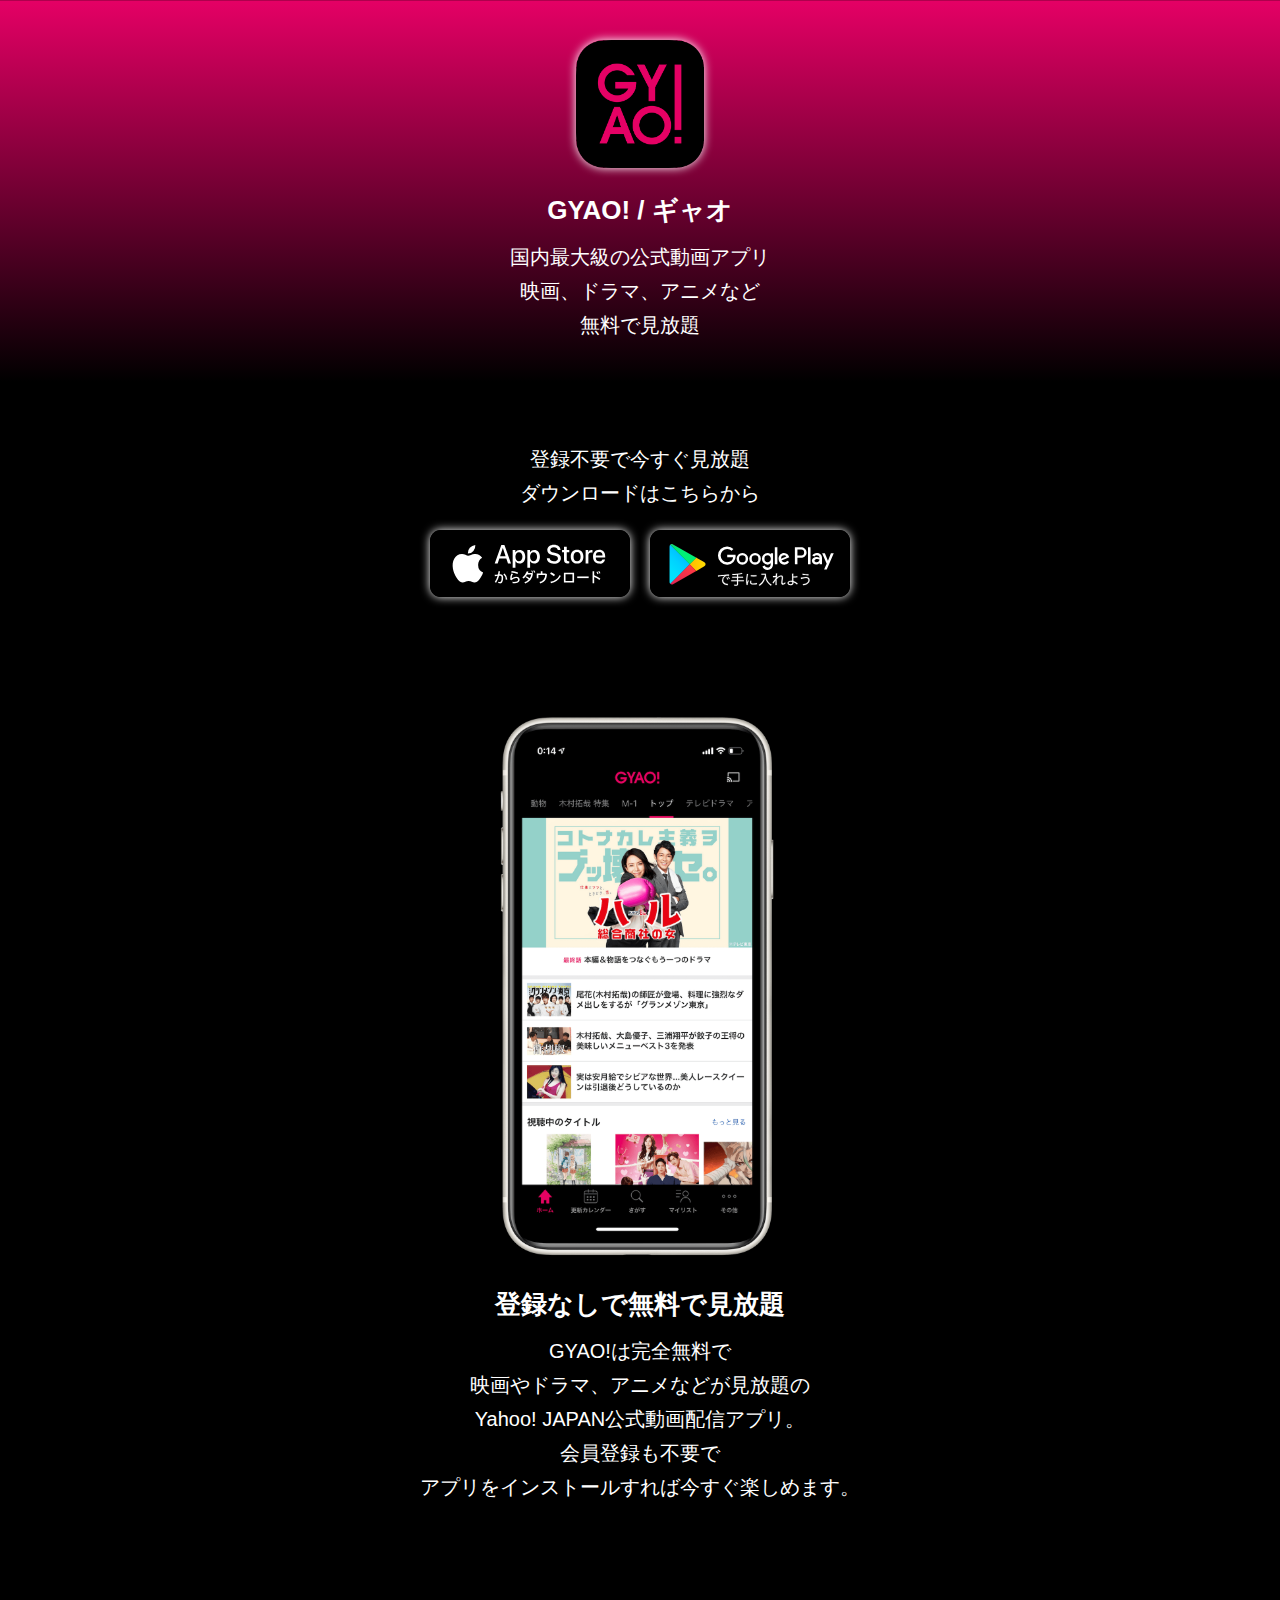
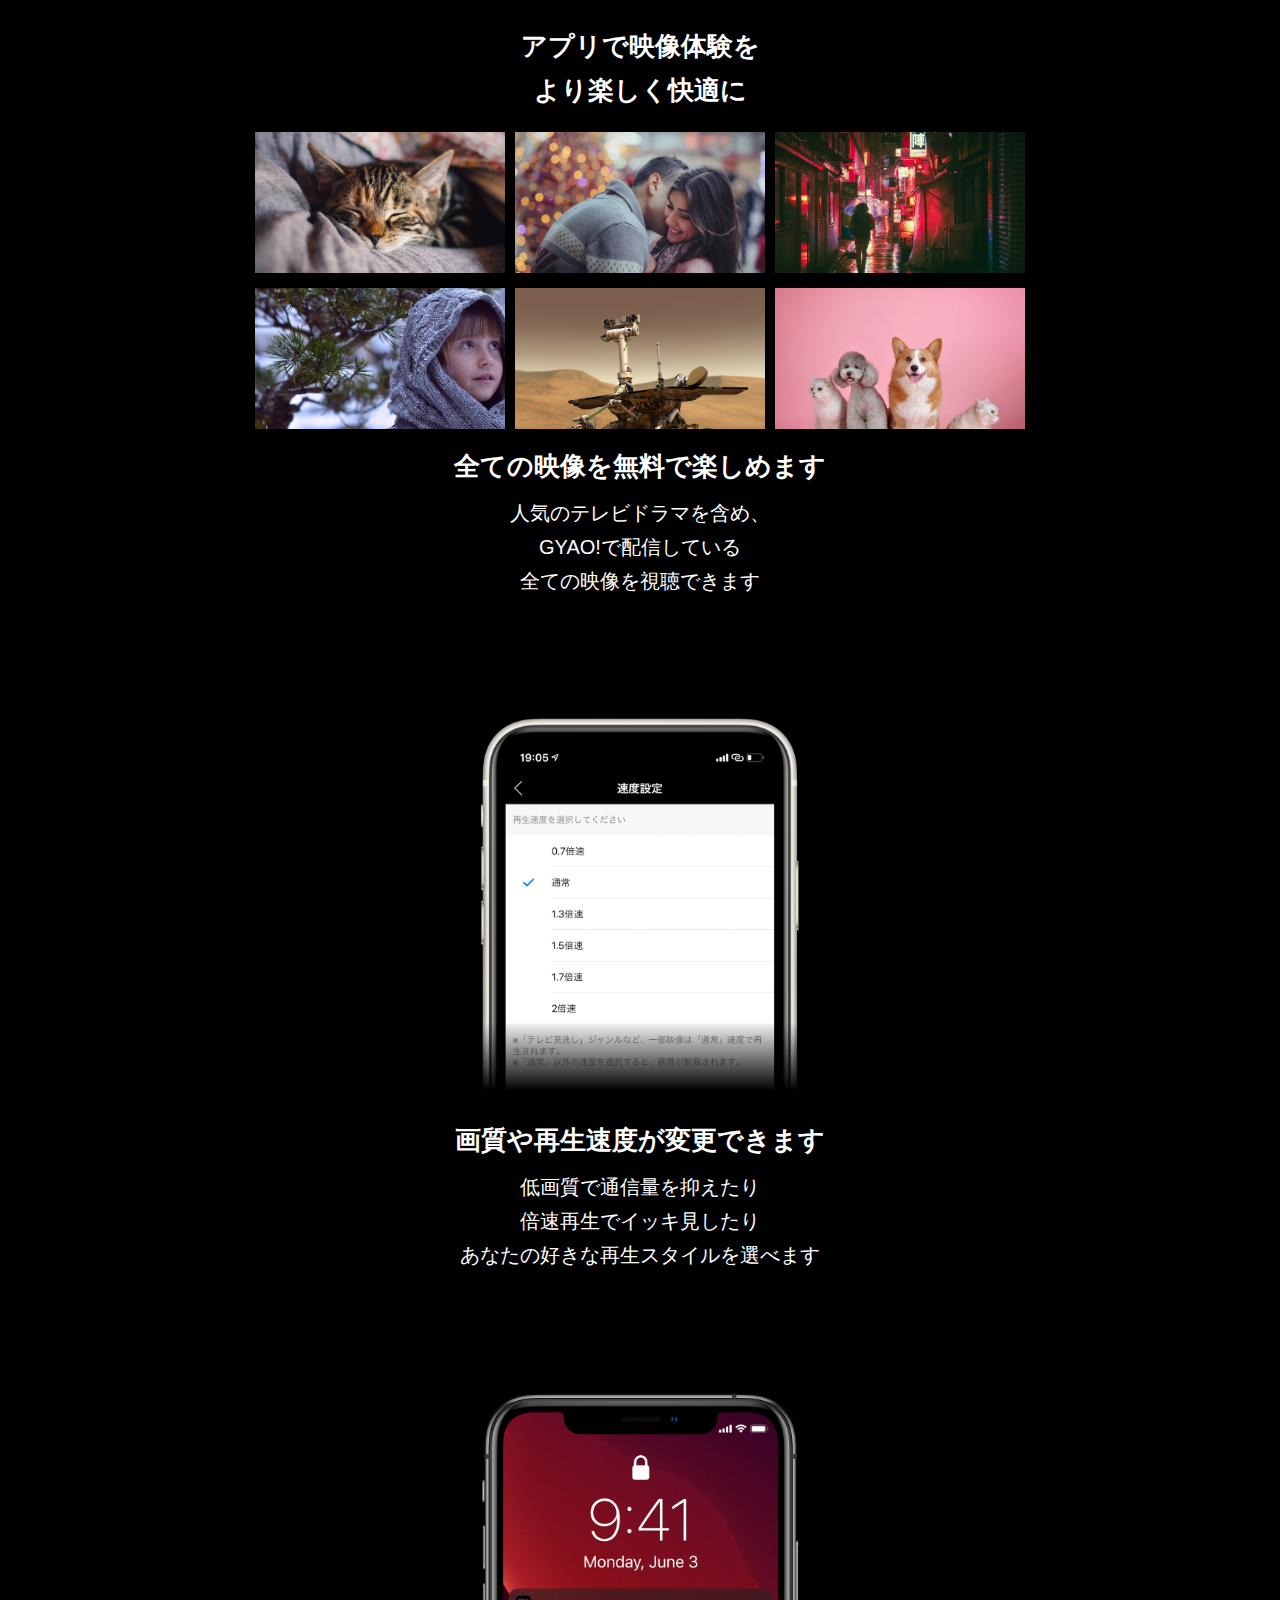
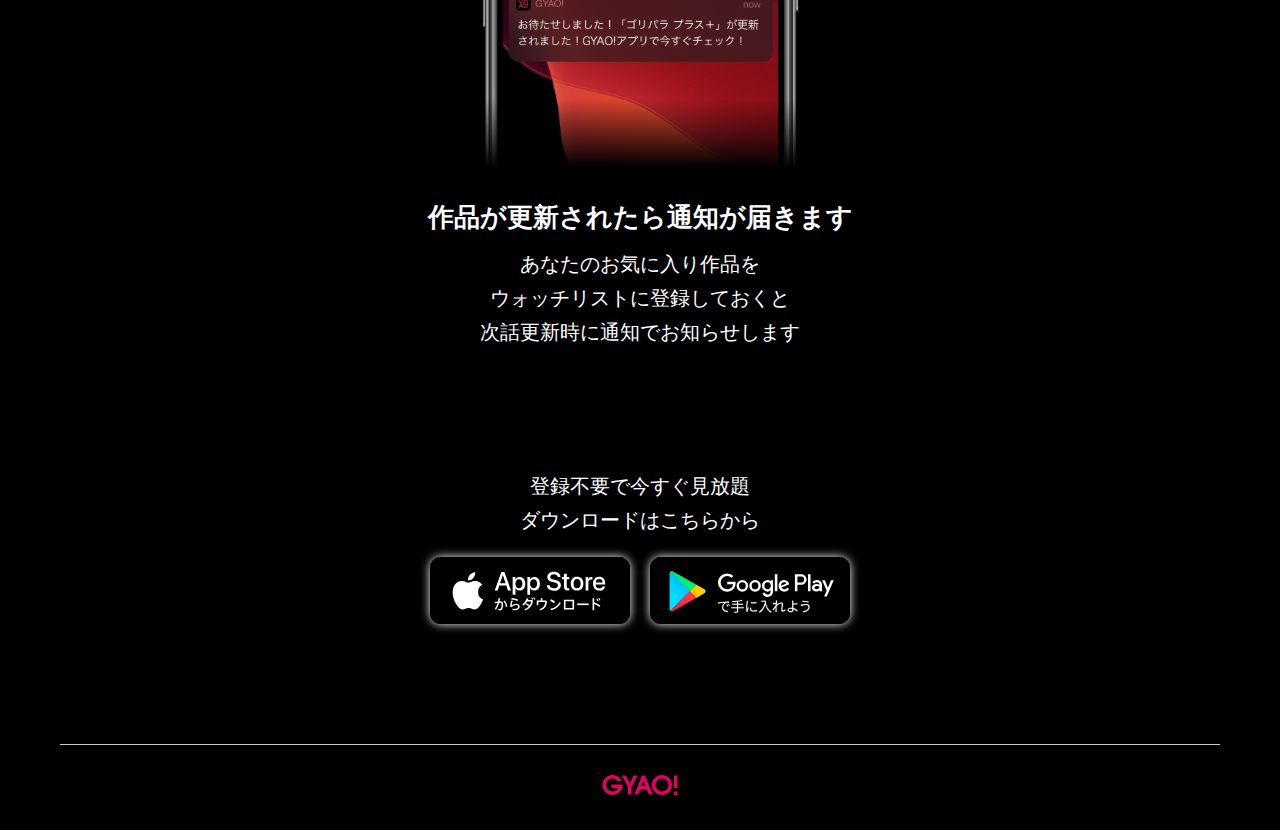
<file: templete/index.html>
<!DOCTYPE html><html lang="ja"><head><title>GYAO! | 国内最大級の公式動画アプリ</title><meta charset=" utf-8"><meta name="viewport" content="width=device-width,initial-scale=1,shrink-to-fit=no"><meta name="format-detection" content="telephone=no"><meta name="description" content="完全無料で映画やドラマ、アニメ、テレビ番組などが見放題のYahoo! JAPAN公式動画配信アプリ。会員登録も不要でアプリをインストールすれば今すぐ楽しめます。"><link rel="icon" href="../img/favicon.ico"><link rel="stylesheet" href="./lp-app.css"><script src="./lp-app.js" async></script></head><body><div class="wrapper lp-app"><div class="main-visual"><a class="main-visual-appicon content-fade-in" href="https://gyao.yahoo.co.jp"><img src="../img/gyao-app.png" alt="GYAO!アプリ"></a><div class="main-visiual-text"><p class="text-title">GYAO! / ギャオ</p><p class="text-sentence">国内最大級の公式動画アプリ<br>映画、ドラマ、アニメなど<br>無料で見放題</p></div></div><div class="main-content"><div class="section main-content-download"><div class="section-item"><p class="text-sentence">登録不要で今すぐ見放題<br>ダウンロードはこちらから</p></div><div class="section-item main-content-download-button content-fade-in"><a class="main-content-download-button-link" href="https://apps.apple.com/jp/app/gyao-%E3%82%AE%E3%83%A3%E3%82%AA/id288091002"><img src="../img/button-appstore.svg" alt="AppStoreからダウンロード"></a><a class="main-content-download-button-link" href="https://play.google.com/store/apps/details?id=jp.co.yahoo.gyao.android.app&amp;hl=ja"><img src="../img/button-playstore.svg" alt="Google Playで手に入れよう"></a></div></div><div class="section main-content-about-gyao"><div class="section-item main-content-about-gyao-image content-fade-in"><img src="../img/device-gyao-top.png" alt="GYAO!のデバイス画像 - GYAO!TOP"></div><div class="section-item main-content-about-gyao-text"><p class="text-title">登録なしで無料で見放題</p><p class="text-sentence">GYAO!は完全無料で<br>映画やドラマ、アニメなどが見放題の<br>Yahoo! JAPAN公式動画配信アプリ。<br>会員登録も不要で<br>アプリをインストールすれば今すぐ楽しめます。</p></div></div><div class="section main-content-program-introduction"><div class="section-item"><p class="text-title">アプリで映像体験を<br>より楽しく快適に</p></div><div class="sectin-item main-content-program-introduction-images content-fade-in"><div class="main-content-program-introduction-image thumbnail1"></div><div class="main-content-program-introduction-image thumbnail2"></div><div class="main-content-program-introduction-image thumbnail3"></div><div class="main-content-program-introduction-image thumbnail4"></div><div class="main-content-program-introduction-image thumbnail5"></div><div class="main-content-program-introduction-image thumbnail6"></div></div><div class="section-item"><p class="text-title">全ての映像を無料で楽しめます</p><p class="text-sentence">人気のテレビドラマを含め、<br>GYAO!で配信している<br>全ての映像を視聴できます</p></div></div><div class="section main-content-app-function-introduction"><div class="section-item main-content-app-function-introduction-image content-fade-in"><img src="../img/device-gyao-playspeed.png" alt="GYAO!のデバイス画像 - 再生速度変更"></div><div class="section-item"><div class="text-title">画質や再生速度が変更できます</div><div class="text-sentence">低画質で通信量を抑えたり<br>倍速再生でイッキ見したり<br>あなたの好きな再生スタイルを選べます</div></div></div><div class="section main-content-app-function-introduction"><div class="section-item main-content-app-function-introduction-image content-fade-in"><img src="../img/device-gyao-notice.png" alt="GYAO!のデバイス画像 - 通知"></div><div class="section-item main-content-app-function-introduction-text"><div class="text-title">作品が更新されたら通知が届きます</div><div class="text-sentence">あなたのお気に入り作品を<br>ウォッチリストに登録しておくと<br>次話更新時に通知でお知らせします</div></div></div><div class="section main-content-download"><div class="section-item"><p class="text-sentence">登録不要で今すぐ見放題<br>ダウンロードはこちらから</p></div><div class="section-item main-content-download-button content-fade-in"><a class="main-content-download-button-link" href="https://apps.apple.com/jp/app/gyao-%E3%82%AE%E3%83%A3%E3%82%AA/id288091002"><img src="../img/button-appstore.svg" alt="AppStoreからダウンロード"></a><a class="main-content-download-button-link" href="https://play.google.com/store/apps/details?id=jp.co.yahoo.gyao.android.app&amp;hl=ja"><img src="../img/button-playstore.svg" alt="Google Playで手に入れよう"></a></div></div></div><footer class="section footer"><a class="footer-link" href="https://gyao.yahoo.co.jp"><img src="../img/gyao-logo.svg" alt="GYAO!"></a></footer></div></body></html>
</file>
<file: templete/lp-app.css>
html, body, div, p, a {
  color: #fff;
  font-size: 10px;
  margin: 0;
  padding: 0;
  font-family: Helvetica Neue,Roboto,Ubuntu,Segoe UI,Noto Sans JP,HiraginoGYSans,Hiragino Kaku Gothic ProN,Meiryo,sans-serif;
  line-height: 1.7;
  text-align: center;
  position: relative;
  display: block;
}

img {
  width: 100%;
  height: auto;
  display: inline-block;
}

.lp-app {
  background-color: black;
}

.lp-app .main-visual {
  background: -webkit-gradient(linear, left top, left bottom, from(#e50065), to(#000)) center/cover;
  background: linear-gradient(#e50065, #000) center/cover;
  padding: 40px 20px;
  margin-bottom: 30px;
}

@media screen and (min-width: 1024px) {
  .lp-app .main-visual {
    background-size: contain;
  }
}

@media screen and (min-width: 768px) {
  .lp-app .main-visual {
    margin-bottom: 120px;
  }
}

@media screen and (min-width: 768px) {
  .lp-app .main-visual {
    margin-bottom: 60px;
  }
}

.lp-app .main-visual-appicon {
  margin: 0 auto 20px;
  -webkit-box-shadow: 0px 0px 10px 0px white;
          box-shadow: 0px 0px 10px 0px white;
  border-radius: 22%;
  line-height: 0;
  display: inline-block;
  width: 30vw;
}

@media screen and (min-width: 768px) {
  .lp-app .main-visual-appicon {
    width: 25vw;
  }
}

@media screen and (min-width: 1025px) {
  .lp-app .main-visual-appicon {
    width: 10vw;
  }
}

.lp-app .section {
  margin: auto 20px 60px;
}

@media screen and (min-width: 768px) {
  .lp-app .section {
    margin: auto 60px 120px;
  }
}

.lp-app .section-item {
  margin-bottom: 20px;
}

.lp-app .text-title {
  font-size: 2rem;
  font-weight: bold;
  margin-bottom: 8px;
}

@media screen and (min-width: 768px) {
  .lp-app .text-title {
    font-size: 2.6rem;
  }
}

.lp-app .text-sentence {
  font-size: 1.6rem;
}

@media screen and (min-width: 768px) {
  .lp-app .text-sentence {
    font-size: 2rem;
  }
}

@-webkit-keyframes fade-in {
  0% {
    opacity: 0;
  }
  100% {
    opacity: 1;
  }
}

@keyframes fade-in {
  0% {
    opacity: 0;
  }
  100% {
    opacity: 1;
  }
}

.lp-app .is-show {
  animation: fade-in 3s forwards;
  -webkit-animation: fade-in 3s forwards;
}

.lp-app header {
  padding: 15px;
}

.lp-app .header-link {
  width: 76px;
  line-height: 0;
}

.lp-app .main-content-download-button {
  display: -webkit-box;
  display: -ms-flexbox;
  display: flex;
  -webkit-box-pack: center;
      -ms-flex-pack: center;
          justify-content: center;
}

.lp-app .main-content-download-button-link {
  width: 120px;
  -webkit-box-shadow: 0px 0px 10px 0px white;
          box-shadow: 0px 0px 10px 0px white;
  border-radius: 7px;
  line-height: 0;
}

@media screen and (min-width: 768px) {
  .lp-app .main-content-download-button-link {
    width: 200px;
    border-radius: 11px;
  }
}

.lp-app .main-content-download-button-link:first-child {
  margin-right: 20px;
}

.lp-app .main-content-about-gyao-image {
  width: 180px;
  margin-left: auto;
  margin-right: auto;
}

@media screen and (min-width: 768px) {
  .lp-app .main-content-about-gyao-image {
    width: 280px;
  }
}

.lp-app .main-content-program-introduction-images {
  margin: auto;
}

@media screen and (min-width: 1025px) {
  .lp-app .main-content-program-introduction-images {
    max-width: 780px;
  }
}

.lp-app .main-content-program-introduction-image {
  width: 40vw;
  height: 22.5vw;
  margin-bottom: 10px;
  background-size: cover;
  background-repeat: no-repeat;
  display: inline-block;
}

.lp-app .main-content-program-introduction-image:nth-child(odd) {
  margin-right: 10px;
}

@media screen and (min-width: 1025px) {
  .lp-app .main-content-program-introduction-image {
    width: 250px;
    height: 140.625px;
    margin-right: 10px;
  }
  .lp-app .main-content-program-introduction-image:nth-child(3), .lp-app .main-content-program-introduction-image:nth-child(6) {
    margin-right: 0;
  }
}

.lp-app .thumbnail1 {
  background-image: url("../img/program-thumbnail-1.jpg");
}

.lp-app .thumbnail2 {
  background-image: url("../img/program-thumbnail-2.jpg");
}

.lp-app .thumbnail3 {
  background-image: url("../img/program-thumbnail-3.jpg");
}

.lp-app .thumbnail4 {
  background-image: url("../img/program-thumbnail-4.jpg");
}

.lp-app .thumbnail5 {
  background-image: url("../img/program-thumbnail-5.jpg");
}

.lp-app .thumbnail6 {
  background-image: url("../img/program-thumbnail-6.jpg");
}

.lp-app .main-content-app-function-introduction-image {
  margin-left: auto;
  margin-right: auto;
  width: 50vw;
}

@media screen and (min-width: 768px) {
  .lp-app .main-content-app-function-introduction-image {
    width: 40vw;
  }
}

@media screen and (min-width: 1025px) {
  .lp-app .main-content-app-function-introduction-image {
    width: 25vw;
  }
}

.lp-app .main-content-app-function-introduction-image:after {
  content: '';
  width: 100%;
  height: 100%;
  position: absolute;
  background: -webkit-gradient(linear, left top, left bottom, color-stop(80%, rgba(0, 0, 0, 0)), color-stop(98%, black));
  background: linear-gradient(rgba(0, 0, 0, 0) 80%, black 98%);
  top: 0;
  left: 0;
}

.lp-app footer.footer {
  border-top: solid 1px rgba(255, 255, 255, 0.8);
  padding: 30px 0;
  margin-bottom: 0;
}

.lp-app .footer-link {
  display: inline-block;
}
/*# sourceMappingURL=lp-app.css.map */
</file>
